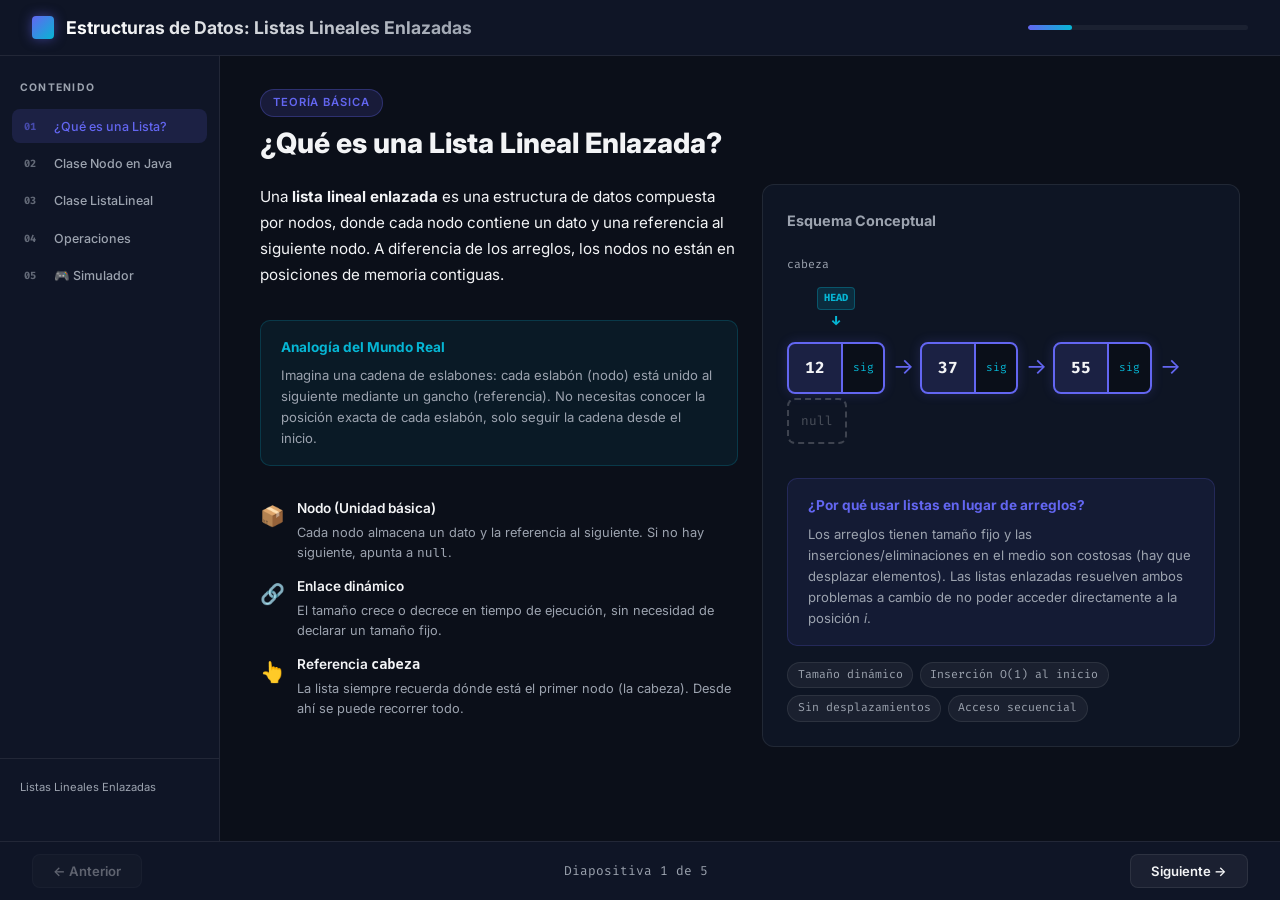
<file: listas-lineales.html>
<!DOCTYPE html>
<html lang="es">
<head>
  <meta charset="UTF-8">
  <meta name="viewport" content="width=device-width, initial-scale=1.0">
  <title>Estructuras de Datos: Listas Lineales Enlazadas</title>
  <link rel="preconnect" href="https://fonts.googleapis.com">
  <link rel="preconnect" href="https://fonts.gstatic.com" crossorigin>
  <link href="https://fonts.googleapis.com/css2?family=Fira+Code:wght@400;500;700&family=Inter:wght@300;400;500;600;700;800&display=swap" rel="stylesheet">
  <link rel="stylesheet" href="listas-lineales.css">
</head>
<body>
<div class="app-container">

  <!-- HEADER -->
  <header class="app-header">
    <div class="logo-area">
      <div class="logo-icon"></div>
      <h1>Estructuras de Datos: Listas Lineales Enlazadas</h1>
    </div>
    <div class="slide-progress-bar">
      <div class="progress-fill" id="progressBar"></div>
    </div>
  </header>

  <div class="main-layout">

    <!-- SIDEBAR -->
    <aside class="sidebar">
      <h2 class="sidebar-title">Contenido</h2>
      <nav class="nav-slides">
        <button class="nav-item active" data-slide="0">
          <span class="nav-num">01</span>
          <span class="nav-label">¿Qué es una Lista?</span>
        </button>
        <button class="nav-item" data-slide="1">
          <span class="nav-num">02</span>
          <span class="nav-label">Clase Nodo en Java</span>
        </button>
        <button class="nav-item" data-slide="2">
          <span class="nav-num">03</span>
          <span class="nav-label">Clase ListaLineal</span>
        </button>
        <button class="nav-item" data-slide="3">
          <span class="nav-num">04</span>
          <span class="nav-label">Operaciones</span>
        </button>
        <button class="nav-item" data-slide="4">
          <span class="nav-num">05</span>
          <span class="nav-label">🎮 Simulador</span>
        </button>
      </nav>
      <div class="sidebar-footer">
        <p>Listas Lineales Enlazadas</p>
      </div>
    </aside>

    <!-- SLIDES -->
    <main class="slides-container">

      <!-- SLIDE 1: QUÉ ES UNA LISTA -->
      <section class="slide-content active" id="slide-0">
        <div class="slide-header">
          <span class="badge">Teoría Básica</span>
          <h2>¿Qué es una Lista Lineal Enlazada?</h2>
        </div>
        <div class="slide-body grid-2">
          <div class="slide-col">
            <p class="lead">
              Una <strong>lista lineal enlazada</strong> es una estructura de datos compuesta por nodos,
              donde cada nodo contiene un dato y una referencia al siguiente nodo. A diferencia de los arreglos,
              los nodos no están en posiciones de memoria contiguas.
            </p>
            <div class="info-card">
              <h3>Analogía del Mundo Real</h3>
              <p>Imagina una cadena de eslabones: cada eslabón (nodo) está unido al siguiente mediante un gancho (referencia). No necesitas conocer la posición exacta de cada eslabón, solo seguir la cadena desde el inicio.</p>
            </div>
            <div class="feature-list">
              <div class="feature-item">
                <div class="feature-icon">📦</div>
                <div>
                  <h4>Nodo (Unidad básica)</h4>
                  <p>Cada nodo almacena un dato y la referencia al siguiente. Si no hay siguiente, apunta a <code>null</code>.</p>
                </div>
              </div>
              <div class="feature-item">
                <div class="feature-icon">🔗</div>
                <div>
                  <h4>Enlace dinámico</h4>
                  <p>El tamaño crece o decrece en tiempo de ejecución, sin necesidad de declarar un tamaño fijo.</p>
                </div>
              </div>
              <div class="feature-item">
                <div class="feature-icon">👆</div>
                <div>
                  <h4>Referencia <code>cabeza</code></h4>
                  <p>La lista siempre recuerda dónde está el primer nodo (la cabeza). Desde ahí se puede recorrer todo.</p>
                </div>
              </div>
            </div>
          </div>
          <div class="slide-col">
            <div class="visual-card">
              <h3>Esquema Conceptual</h3>
              <div style="margin: 1.5rem 0;">
                <div style="font-size:0.72rem; color:var(--text-muted); font-family:var(--font-mono); margin-bottom:0.75rem;">cabeza</div>
                <div style="display:flex; align-items:flex-end; gap:0.25rem; flex-wrap:wrap;">
                  <!-- Primer nodo con HEAD encima -->
                  <div class="vis-node" style="margin-right:2px;">
                    <div class="head-pointer">
                      <span>HEAD</span>
                      <span class="down-arrow">↓</span>
                    </div>
                    <div class="vis-node-box">
                      <div class="vis-node-dato">12</div>
                      <div class="vis-node-sig">sig</div>
                    </div>
                  </div>
                  <div class="vis-arrow" style="margin-bottom:10px;">→</div>
                  <!-- Nodos siguientes sin HEAD -->
                  <div class="vis-node" style="margin-right:2px;">
                    <div style="height:34px;"></div>
                    <div class="vis-node-box">
                      <div class="vis-node-dato">37</div>
                      <div class="vis-node-sig">sig</div>
                    </div>
                  </div>
                  <div class="vis-arrow" style="margin-bottom:10px;">→</div>
                  <div class="vis-node" style="margin-right:2px;">
                    <div style="height:34px;"></div>
                    <div class="vis-node-box">
                      <div class="vis-node-dato">55</div>
                      <div class="vis-node-sig">sig</div>
                    </div>
                  </div>
                  <div class="vis-arrow" style="margin-bottom:10px;">→</div>
                  <div style="margin-bottom:10px;"><div class="vis-null-box">null</div></div>
                </div>
              </div>
              <div class="highlight-box">
                <h4>¿Por qué usar listas en lugar de arreglos?</h4>
                <p>Los arreglos tienen tamaño fijo y las inserciones/eliminaciones en el medio son costosas (hay que desplazar elementos). Las listas enlazadas resuelven ambos problemas a cambio de no poder acceder directamente a la posición <em>i</em>.</p>
              </div>
              <div class="tag-list" style="margin-top:1rem;">
                <span class="tag">Tamaño dinámico</span>
                <span class="tag">Inserción O(1) al inicio</span>
                <span class="tag">Sin desplazamientos</span>
                <span class="tag">Acceso secuencial</span>
              </div>
            </div>
          </div>
        </div>
      </section>

      <!-- SLIDE 2: CLASE NODO -->
      <section class="slide-content" id="slide-1">
        <div class="slide-header">
          <span class="badge">Implementación Java</span>
          <h2>La Clase Nodo</h2>
        </div>
        <div class="slide-body grid-2">
          <div class="slide-col">
            <p class="lead">
              El <strong>Nodo</strong> es la unidad fundamental de una lista enlazada. Contiene exactamente dos atributos:
              el dato que almacena y la referencia al siguiente nodo.
            </p>
            <div class="code-block"><pre style="margin:0;font-family:inherit;font-size:inherit;"><span class="kw">class</span> <span class="type">Nodo</span> {                                  <span class="cm">// unidad básica de la lista</span>

    <span class="kw">int</span>  <span class="field">dato</span>;                               <span class="cm">// atributo 1: dato entero</span>
    <span class="type">Nodo</span> <span class="field">siguiente</span>;                          <span class="cm">// atributo 2: ref. al siguiente</span>

    <span class="type">Nodo</span>(<span class="kw">int</span> dato) {                         <span class="cm">// constructor</span>
        <span class="kw">this</span>.<span class="field">dato</span>      = dato;               <span class="cm">// guarda el dato</span>
        <span class="kw">this</span>.<span class="field">siguiente</span> = <span class="kw">null</span>;              <span class="cm">// sin siguiente aún</span>
    }
}</pre>
            </div>
            <div class="highlight-box">
              <h4>¿Por qué <code>siguiente</code> es de tipo <code>Nodo</code>?</h4>
              <p>Porque un nodo apunta a otro nodo del mismo tipo. Esta auto-referencia es lo que permite encadenar nodos uno tras otro, formando la lista.</p>
            </div>
          </div>
          <div class="slide-col">
            <div class="visual-card">
              <h3>Anatomía de un Nodo</h3>
              <div style="margin: 1.5rem 0; display:flex; justify-content:center;">
                <div style="text-align:center;">
                  <div style="font-size:0.75rem; color:var(--text-muted); font-family:var(--font-mono); margin-bottom:0.5rem;">new Nodo(42)</div>
                  <div class="vis-node-box" style="width:fit-content; margin:0 auto 0.75rem;">
                    <div class="vis-node-dato" style="min-width:80px;">
                      <div style="font-size:0.65rem; color:var(--text-muted); margin-bottom:2px;">dato</div>
                      <div style="font-size:1.4rem;">42</div>
                    </div>
                    <div class="vis-node-sig" style="padding:0.7rem 1rem; flex-direction:column; align-items:center; gap:2px;">
                      <div style="font-size:0.65rem; color:var(--text-muted);">siguiente</div>
                      <div style="font-size:0.9rem;">→ null</div>
                    </div>
                  </div>
                  <div style="font-size:0.75rem; color:var(--text-muted);">Recién creado, siguiente = null</div>
                </div>
              </div>
              <div style="border-top:1px solid var(--border-glass); padding-top:1rem; margin-top:0.5rem;">
                <div style="font-size:0.75rem; color:var(--text-muted); font-family:var(--font-mono); margin-bottom:0.5rem;">Encadenado en la lista:</div>
                <div style="display:flex; align-items:center; gap:4px; flex-wrap:wrap;">
                  <div class="vis-node-box">
                    <div class="vis-node-dato">42</div>
                    <div class="vis-node-sig">→</div>
                  </div>
                  <div class="vis-arrow">→</div>
                  <div class="vis-node-box">
                    <div class="vis-node-dato">99</div>
                    <div class="vis-node-sig">→</div>
                  </div>
                  <div class="vis-arrow">→</div>
                  <div class="vis-null-box">null</div>
                </div>
                <p style="font-size:0.75rem; color:var(--text-muted); margin-top:0.75rem;">El campo <code style="color:var(--color-secondary);">siguiente</code> del nodo 42 apunta al nodo 99. El campo <code style="color:var(--color-secondary);">siguiente</code> del nodo 99 apunta a <code>null</code> (fin de la lista).</p>
              </div>
            </div>
          </div>
        </div>
      </section>

      <!-- SLIDE 3: CLASE LISTA -->
      <section class="slide-content" id="slide-2">
        <div class="slide-header">
          <span class="badge">Implementación Java</span>
          <h2>La Clase ListaLineal</h2>
        </div>
        <div class="slide-body grid-2">
          <div class="slide-col">
            <p class="lead">
              La clase <strong>ListaLineal</strong> gestiona la colección de nodos. Su único atributo es <code>cabeza</code>,
              la referencia al primer nodo. Si <code>cabeza == null</code>, la lista está vacía.
            </p>
            <div class="code-block"><pre style="margin:0;font-family:inherit;font-size:inherit;"><span class="kw">class</span> <span class="type">ListaLineal</span> {

    <span class="type">Nodo</span> <span class="field">cabeza</span>;                                        <span class="cm">// único atributo</span>

    <span class="type">ListaLineal</span>() {
        <span class="field">cabeza</span> = <span class="kw">null</span>;                                  <span class="cm">// lista vacía</span>
    }

    <span class="kw">void</span> <span class="fn">insertarInicio</span>(<span class="kw">int</span> dato) {
        <span class="type">Nodo</span> nuevo = <span class="kw">new</span> <span class="type">Nodo</span>(dato);
        nuevo.<span class="field">siguiente</span> = <span class="field">cabeza</span>;                      <span class="cm">// nuevo apunta a la cabeza</span>
        <span class="field">cabeza</span>          = nuevo;                       <span class="cm">// nuevo es la nueva cabeza</span>
    }

    <span class="kw">void</span> <span class="fn">insertarFinal</span>(<span class="kw">int</span> dato) {
        <span class="type">Nodo</span> nuevo = <span class="kw">new</span> <span class="type">Nodo</span>(dato);
        <span class="kw">if</span> (<span class="field">cabeza</span> == <span class="kw">null</span>) { <span class="field">cabeza</span> = nuevo; <span class="kw">return</span>; }           <span class="cm">// lista vacía</span>
        <span class="type">Nodo</span> temp = <span class="field">cabeza</span>;
        <span class="kw">while</span> (temp.<span class="field">siguiente</span> != <span class="kw">null</span>)
            temp = temp.<span class="field">siguiente</span>;                     <span class="cm">// llega al último</span>
        temp.<span class="field">siguiente</span> = nuevo;                        <span class="cm">// enlaza al nuevo</span>
    }

    <span class="kw">void</span> <span class="fn">eliminarInicio</span>() {
        <span class="kw">if</span> (<span class="field">cabeza</span> != <span class="kw">null</span>)
            <span class="field">cabeza</span> = <span class="field">cabeza</span>.<span class="field">siguiente</span>;                 <span class="cm">// cabeza avanza</span>
    }

    <span class="kw">void</span> <span class="fn">eliminarFinal</span>() {
        <span class="kw">if</span> (<span class="field">cabeza</span> == <span class="kw">null</span>) <span class="kw">return</span>;                   <span class="cm">// vacía</span>
        <span class="kw">if</span> (<span class="field">cabeza</span>.<span class="field">siguiente</span> == <span class="kw">null</span>) { <span class="field">cabeza</span> = <span class="kw">null</span>; <span class="kw">return</span>; }  <span class="cm">// 1 nodo</span>
        <span class="type">Nodo</span> temp = <span class="field">cabeza</span>;
        <span class="kw">while</span> (temp.<span class="field">siguiente</span>.<span class="field">siguiente</span> != <span class="kw">null</span>)
            temp = temp.<span class="field">siguiente</span>;                     <span class="cm">// llega al penúltimo</span>
        temp.<span class="field">siguiente</span> = <span class="kw">null</span>;                        <span class="cm">// desconecta el último</span>
    }
}</pre>
            </div>
          </div>
          <div class="slide-col">
            <div class="visual-card">
              <h3>Seguimiento de cabeza</h3>
              <div style="display:flex; flex-direction:column; gap:1rem; margin-top:0.5rem;">
                <div>
                  <div style="font-size:0.72rem; color:var(--text-muted); font-family:var(--font-mono); margin-bottom:0.5rem;">// Lista vacía: cabeza = null</div>
                  <div style="display:flex; align-items:center; gap:0.5rem;">
                    <div class="head-badge" style="font-size:0.75rem; padding:0.3rem 0.75rem;">HEAD → null</div>
                  </div>
                </div>
                <div>
                  <div style="font-size:0.72rem; color:var(--text-muted); font-family:var(--font-mono); margin-bottom:0.5rem;">// Después de insertarInicio(10)</div>
                  <div style="display:flex; align-items:flex-end; gap:4px;">
                    <div class="vis-node">
                      <div class="head-pointer"><span>HEAD</span><span class="down-arrow">↓</span></div>
                      <div class="vis-node-box">
                        <div class="vis-node-dato">10</div>
                        <div class="vis-node-sig">→ null</div>
                      </div>
                    </div>
                  </div>
                </div>
                <div>
                  <div style="font-size:0.72rem; color:var(--text-muted); font-family:var(--font-mono); margin-bottom:0.5rem;">// Después de insertarInicio(20)</div>
                  <div style="display:flex; align-items:flex-end; gap:4px; flex-wrap:wrap;">
                    <div class="vis-node">
                      <div class="head-pointer"><span>HEAD</span><span class="down-arrow">↓</span></div>
                      <div class="vis-node-box">
                        <div class="vis-node-dato">20</div>
                        <div class="vis-node-sig">→</div>
                      </div>
                    </div>
                    <div class="vis-arrow" style="margin-bottom:10px;">→</div>
                    <div class="vis-node">
                      <div style="height:34px;"></div>
                      <div class="vis-node-box">
                        <div class="vis-node-dato">10</div>
                        <div class="vis-node-sig">→ null</div>
                      </div>
                    </div>
                  </div>
                </div>
              </div>
              <div class="highlight-box" style="margin-top:1rem;">
                <h4>La cabeza siempre cambia al insertar al inicio</h4>
                <p>El nuevo nodo apunta a quien era la cabeza anterior, y luego se convierte en la nueva cabeza. Solo movemos referencias, sin copiar datos.</p>
              </div>
            </div>
          </div>
        </div>
      </section>

      <!-- SLIDE 4: OPERACIONES -->
      <section class="slide-content" id="slide-3">
        <div class="slide-header">
          <span class="badge">Operaciones</span>
          <h2>Operaciones Fundamentales</h2>
        </div>
        <div class="slide-body">
          <p class="lead">Una lista lineal define cuatro operaciones principales para insertar y eliminar nodos:</p>
          <div class="op-grid" style="grid-template-columns: repeat(2,1fr); gap:1rem;">
            <div class="op-card" style="border-left:3px solid var(--color-primary);">
              <div style="display:flex; align-items:center; gap:0.5rem; margin-bottom:0.6rem;">
                <span class="op-icon c1"></span>
                <h3>insertarInicio(dato)</h3>
              </div>
              <p>Crea un nuevo nodo y lo coloca al frente. El nuevo nodo apunta a la antigua cabeza, y la cabeza pasa a ser el nuevo nodo.</p>
              <div style="margin-top:0.75rem; font-family:var(--font-mono); font-size:0.72rem; color:var(--text-muted);">Complejidad: <span style="color:#6ee7b7;">O(1)</span></div>
            </div>
            <div class="op-card" style="border-left:3px solid var(--color-secondary);">
              <div style="display:flex; align-items:center; gap:0.5rem; margin-bottom:0.6rem;">
                <span class="op-icon c2"></span>
                <h3>insertarFinal(dato)</h3>
              </div>
              <p>Recorre la lista hasta encontrar el último nodo (cuyo <code>siguiente == null</code>) y lo enlaza al nuevo nodo creado.</p>
              <div style="margin-top:0.75rem; font-family:var(--font-mono); font-size:0.72rem; color:var(--text-muted);">Complejidad: <span style="color:#fcd34d;">O(n)</span></div>
            </div>
            <div class="op-card" style="border-left:3px solid var(--color-success);">
              <div style="display:flex; align-items:center; gap:0.5rem; margin-bottom:0.6rem;">
                <span class="op-icon c3"></span>
                <h3>eliminarInicio()</h3>
              </div>
              <p>Mueve la cabeza al siguiente nodo. El nodo que era cabeza queda desenlazado y el recolector de basura de Java lo elimina.</p>
              <div style="margin-top:0.75rem; font-family:var(--font-mono); font-size:0.72rem; color:var(--text-muted);">Complejidad: <span style="color:#6ee7b7;">O(1)</span></div>
            </div>
            <div class="op-card" style="border-left:3px solid var(--color-warning);">
              <div style="display:flex; align-items:center; gap:0.5rem; margin-bottom:0.6rem;">
                <span class="op-icon c4"></span>
                <h3>eliminarFinal()</h3>
              </div>
              <p>Recorre la lista hasta el penúltimo nodo y pone su <code>siguiente = null</code>, desconectando al último nodo.</p>
              <div style="margin-top:0.75rem; font-family:var(--font-mono); font-size:0.72rem; color:var(--text-muted);">Complejidad: <span style="color:#fcd34d;">O(n)</span></div>
            </div>
          </div>
          <div class="card" style="margin-top:0.5rem;">
            <h3 style="margin-bottom:0.75rem; font-size:0.9rem;">Comparativa de complejidad</h3>
            <div style="display:grid; grid-template-columns:repeat(4,1fr); gap:0.75rem; text-align:center; font-family:var(--font-mono); font-size:0.78rem;">
              <div><div style="color:var(--text-muted); margin-bottom:0.3rem;">Operación</div><div style="color:var(--text-main);">Insertar inicio</div><div style="color:var(--text-main);">Insertar final</div><div style="color:var(--text-main);">Eliminar inicio</div><div style="color:var(--text-main);">Eliminar final</div></div>
              <div><div style="color:var(--text-muted); margin-bottom:0.3rem;">Lista</div><div style="color:#6ee7b7;">O(1)</div><div style="color:#fcd34d;">O(n)</div><div style="color:#6ee7b7;">O(1)</div><div style="color:#fcd34d;">O(n)</div></div>
              <div><div style="color:var(--text-muted); margin-bottom:0.3rem;">Arreglo</div><div style="color:#fca5a5;">O(n)</div><div style="color:#6ee7b7;">O(1)*</div><div style="color:#fca5a5;">O(n)</div><div style="color:#6ee7b7;">O(1)*</div></div>
              <div><div style="color:var(--text-muted); margin-bottom:0.3rem;">Motivo lista</div><div style="color:var(--text-muted);">Solo mueve cabeza</div><div style="color:var(--text-muted);">Recorre todo</div><div style="color:var(--text-muted);">Solo mueve cabeza</div><div style="color:var(--text-muted);">Recorre hasta penúltimo</div></div>
            </div>
            <p style="font-size:0.72rem; color:var(--text-muted); margin-top:0.75rem;">* En arreglos, insertar/eliminar al final es O(1) amortizado si hay espacio; al inicio requiere desplazar todos los elementos.</p>
          </div>
        </div>
      </section>

      <!-- SLIDE 5: SIMULADOR -->
      <section class="slide-content" id="slide-4">
        <div class="slide-header">
          <span class="badge">🎮 Simulador Interactivo</span>
          <h2>Lista Lineal en Acción</h2>
        </div>
        <div class="sim-layout">

          <!-- CONTROLES IZQUIERDA -->
          <div class="sim-controls">
            <div class="ctrl-section">
              <h3>Valor del nodo</h3>
              <div class="input-row">
                <input type="number" id="simInput" class="sim-input" placeholder="Ej: 42" />
              </div>
              <div class="btn-grid">
                <button class="btn btn-primary" id="btnInsertarInicio">⬆ Insertar inicio</button>
                <button class="btn btn-secondary" id="btnInsertarFinal">⬇ Insertar final</button>
                <button class="btn btn-danger" id="btnEliminarInicio">✕ Eliminar inicio</button>
                <button class="btn btn-warning" id="btnEliminarFinal">✕ Eliminar final</button>
              </div>
              <button class="btn btn-reset" id="btnReset">↺ Reiniciar lista</button>
            </div>

            <div class="ctrl-section">
              <h3>Estado de la lista</h3>
              <div class="status-row">
                <div class="status-label">Estado:</div>
                <div class="status-pill status-empty" id="statusPill">Vacía</div>
              </div>
              <div style="margin-top:0.5rem; font-size:0.78rem; color:var(--text-muted); font-family:var(--font-mono);">
                Nodos: <span id="nodeCount" style="color:var(--text-main);">0</span>
              </div>
            </div>

            <!-- CÓDIGO EN VIVO -->
            <div class="ctrl-section" style="flex:1; overflow-y:auto;">
              <h3>Código Java en vivo</h3>
              <div class="code-panel" style="font-size:0.72rem;">
                <span class="c-line" id="cl-nuevo"><span class="type">Nodo</span> nuevo = <span class="kw">new</span> <span class="type">Nodo</span>(dato);</span>
                <span class="c-line" id="cl-ins-ini-1">nuevo.<span class="field">siguiente</span> = cabeza;</span>
                <span class="c-line" id="cl-ins-ini-2">cabeza = nuevo;</span>
                <span class="c-line" style="color:transparent;">—</span>
                <span class="c-line" id="cl-ins-fin-check"><span class="kw">if</span> (cabeza == <span class="kw">null</span>) cabeza = nuevo;</span>
                <span class="c-line" id="cl-ins-fin-loop"><span class="type">Nodo</span> temp = cabeza;</span>
                <span class="c-line" id="cl-ins-fin-while"><span class="kw">while</span> (temp.<span class="field">siguiente</span> != <span class="kw">null</span>) temp = temp.<span class="field">siguiente</span>;</span>
                <span class="c-line" id="cl-ins-fin-link">temp.<span class="field">siguiente</span> = nuevo;</span>
                <span class="c-line" style="color:transparent;">—</span>
                <span class="c-line" id="cl-eli-ini-check"><span class="kw">if</span> (cabeza != <span class="kw">null</span>)</span>
                <span class="c-line" id="cl-eli-ini-move">  cabeza = cabeza.<span class="field">siguiente</span>;</span>
                <span class="c-line" style="color:transparent;">—</span>
                <span class="c-line" id="cl-eli-fin-check"><span class="kw">if</span> (cabeza == <span class="kw">null</span>) <span class="kw">return</span>;</span>
                <span class="c-line" id="cl-eli-fin-single"><span class="kw">if</span> (cabeza.<span class="field">siguiente</span> == <span class="kw">null</span>) { cabeza = <span class="kw">null</span>; }</span>
                <span class="c-line" id="cl-eli-fin-loop"><span class="type">Nodo</span> temp = cabeza;</span>
                <span class="c-line" id="cl-eli-fin-while"><span class="kw">while</span> (temp.<span class="field">siguiente</span>.<span class="field">siguiente</span> != <span class="kw">null</span>) ...</span>
                <span class="c-line" id="cl-eli-fin-null">temp.<span class="field">siguiente</span> = <span class="kw">null</span>;</span>
              </div>
            </div>
          </div>

          <!-- PANEL DERECHO -->
          <div class="sim-right">

            <!-- VISUALIZADOR -->
            <div class="visualizer-area" style="flex:1;">
              <div class="vis-title">Visualización de la Lista</div>
              <div class="vis-canvas" id="visCanvas">
                <div class="vis-empty" id="visEmpty">
                  <div class="empty-icon">🔗</div>
                  <div>La lista está vacía</div>
                  <div style="font-size:0.75rem; margin-top:0.25rem; font-family:var(--font-mono);">cabeza → null</div>
                </div>
                <div class="nodes-row" id="nodesRow" style="display:none;"></div>
              </div>
            </div>

            <!-- CONSOLA -->
            <div class="ctrl-section" style="flex-shrink:0;">
              <h3>Consola de operaciones</h3>
              <div class="console-area" id="simConsole"></div>
            </div>

          </div>
        </div>
      </section>

    </main>
  </div>

  <!-- FOOTER NAV -->
  <footer class="footer-nav">
    <button class="footer-btn" id="btn-prev" disabled>← Anterior</button>
    <span id="slideIndicator">Diapositiva 1 de 5</span>
    <button class="footer-btn" id="btn-next">Siguiente →</button>
  </footer>

</div>

<script src="listas-lineales.js"></script>
</body>
</html>
</file>
<file: listas-lineales.css>
:root {
      --bg-app: #0b0f19;
      --bg-sidebar: #0f1526;
      --bg-card: rgba(17, 25, 40, 0.75);
      --border-glass: rgba(255, 255, 255, 0.08);
      --text-main: #f3f4f6;
      --text-muted: #9ca3af;
      --color-primary: #6366f1;
      --color-secondary: #06b6d4;
      --color-accent: #f97316;
      --color-success: #10b981;
      --color-danger: #ef4444;
      --color-warning: #f59e0b;
      --color-node: #6366f1;
      --color-head: #06b6d4;
      --font-main: 'Inter', system-ui, sans-serif;
      --font-mono: 'Fira Code', monospace;
    }
    * { box-sizing: border-box; margin: 0; padding: 0; }
    body {
      background-color: var(--bg-app);
      color: var(--text-main);
      font-family: var(--font-main);
      min-height: 100vh;
      display: flex;
      overflow: hidden;
      line-height: 1.6;
    }
    .app-container { display: flex; flex-direction: column; width: 100vw; height: 100vh; }

    /* HEADER */
    .app-header {
      background-color: var(--bg-sidebar);
      border-bottom: 1px solid var(--border-glass);
      padding: 0.85rem 2rem;
      display: flex;
      justify-content: space-between;
      align-items: center;
      z-index: 10;
      flex-shrink: 0;
    }
    .logo-area { display: flex; align-items: center; gap: 0.75rem; }
    .logo-icon {
      width: 1.4rem; height: 1.4rem;
      background: linear-gradient(135deg, var(--color-primary), var(--color-secondary));
      border-radius: 4px;
      box-shadow: 0 0 12px rgba(99,102,241,0.5);
    }
    .logo-area h1 {
      font-size: 1.1rem; font-weight: 700;
      background: linear-gradient(to right, #fff, #9ca3af);
      -webkit-background-clip: text; -webkit-text-fill-color: transparent;
    }
    .slide-progress-bar {
      width: 220px; height: 5px;
      background-color: rgba(255,255,255,0.05);
      border-radius: 3px; overflow: hidden;
    }
    .progress-fill {
      height: 100%; width: 20%;
      background: linear-gradient(to right, var(--color-primary), var(--color-secondary));
      border-radius: 3px;
      transition: width 0.4s cubic-bezier(0.4,0,0.2,1);
    }

    /* MAIN LAYOUT */
    .main-layout { display: flex; flex: 1; overflow: hidden; }

    /* SIDEBAR */
    .sidebar {
      width: 220px; flex-shrink: 0;
      background-color: var(--bg-sidebar);
      border-right: 1px solid var(--border-glass);
      display: flex; flex-direction: column;
      padding: 1.5rem 0;
      overflow-y: auto;
    }
    .sidebar-title {
      font-size: 0.65rem; font-weight: 700; letter-spacing: 0.12em;
      text-transform: uppercase; color: var(--text-muted);
      padding: 0 1.25rem; margin-bottom: 0.75rem;
    }
    .nav-slides { display: flex; flex-direction: column; gap: 0.2rem; padding: 0 0.75rem; }
    .nav-item {
      display: flex; align-items: center; gap: 0.6rem;
      padding: 0.6rem 0.75rem; border-radius: 8px;
      background: transparent; border: none; cursor: pointer;
      color: var(--text-muted); text-align: left;
      transition: all 0.2s; font-family: var(--font-main);
    }
    .nav-item:hover { background: rgba(99,102,241,0.1); color: var(--text-main); }
    .nav-item.active { background: rgba(99,102,241,0.15); color: var(--color-primary); }
    .nav-num { font-size: 0.65rem; font-weight: 700; font-family: var(--font-mono); opacity: 0.6; width: 20px; }
    .nav-label { font-size: 0.78rem; font-weight: 500; }
    .sidebar-footer { margin-top: auto; padding: 1.25rem; border-top: 1px solid var(--border-glass); }
    .sidebar-footer p { font-size: 0.7rem; color: var(--text-muted); }

    /* SLIDES CONTAINER */
    .slides-container { flex: 1; overflow: hidden; position: relative; }
    .slide-content {
      position: absolute; inset: 0;
      overflow-y: auto; padding: 2rem 2.5rem;
      opacity: 0; pointer-events: none;
      transition: opacity 0.3s ease;
    }
    .slide-content.active { opacity: 1; pointer-events: all; }

    /* SLIDE HEADER */
    .slide-header { margin-bottom: 1.5rem; }
    .badge {
      display: inline-block; padding: 0.25rem 0.75rem;
      background: rgba(99,102,241,0.15); border: 1px solid rgba(99,102,241,0.3);
      border-radius: 20px; font-size: 0.7rem; font-weight: 600;
      color: var(--color-primary); text-transform: uppercase; letter-spacing: 0.08em;
      margin-bottom: 0.6rem;
    }
    .slide-header h2 { font-size: 1.75rem; font-weight: 800; line-height: 1.2; }

    /* GRID LAYOUTS */
    .grid-2 { display: grid; grid-template-columns: 1fr 1fr; gap: 1.5rem; }
    .grid-3 { display: grid; grid-template-columns: repeat(3, 1fr); gap: 1rem; }

    /* CARDS */
    .card {
      background: var(--bg-card);
      border: 1px solid var(--border-glass);
      border-radius: 12px; padding: 1.25rem;
    }
    .card h3 { font-size: 1rem; font-weight: 700; margin-bottom: 0.6rem; }
    .card p { font-size: 0.85rem; color: var(--text-muted); line-height: 1.6; }
    .lead { font-size: 0.95rem; color: var(--text-main); margin-bottom: 1rem; line-height: 1.7; }

    /* CODE BLOCKS */
    .code-block {
      background: rgba(0,0,0,0.4);
      border: 1px solid var(--border-glass);
      border-radius: 10px; padding: 1.25rem;
      font-family: var(--font-mono); font-size: 0.82rem;
      line-height: 1.8; overflow-x: auto;
      white-space: pre;
    }
    .code-block .kw { color: #c792ea; }
    .code-block .type { color: #82aaff; }
    .code-block .str { color: #c3e88d; }
    .code-block .num { color: #f78c6c; }
    .code-block .cm { color: #546e7a; font-style: italic; }
    .code-block .fn { color: #82aaff; }
    .code-block .field { color: #06b6d4; }
    .code-line { display: block; border-radius: 4px; padding: 0 4px; transition: background 0.3s; }
    .code-line.active-exec { background: rgba(99,102,241,0.25) !important; }

    /* INFO CARDS */
    .info-card {
      background: rgba(6,182,212,0.07);
      border: 1px solid rgba(6,182,212,0.2);
      border-radius: 10px; padding: 1rem 1.25rem; margin-bottom: 1rem;
    }
    .info-card h3 { font-size: 0.85rem; font-weight: 700; color: var(--color-secondary); margin-bottom: 0.4rem; }
    .info-card p { font-size: 0.82rem; color: var(--text-muted); }

    /* FEATURE LIST */
    .feature-list { display: flex; flex-direction: column; gap: 0.75rem; }
    .feature-item { display: flex; gap: 0.75rem; align-items: flex-start; }
    .feature-icon { font-size: 1.25rem; flex-shrink: 0; margin-top: 2px; }
    .feature-item h4 { font-size: 0.85rem; font-weight: 600; margin-bottom: 0.2rem; }
    .feature-item p { font-size: 0.8rem; color: var(--text-muted); }

    /* OP CARDS */
    .op-grid { display: grid; grid-template-columns: 1fr 1fr; gap: 0.75rem; }
    .op-card {
      background: var(--bg-card); border: 1px solid var(--border-glass);
      border-radius: 10px; padding: 1rem;
    }
    .op-card h3 { font-size: 0.85rem; font-weight: 700; margin-bottom: 0.4rem; font-family: var(--font-mono); }
    .op-card p { font-size: 0.78rem; color: var(--text-muted); }
    .op-icon {
      display: inline-block; width: 8px; height: 8px; border-radius: 50%; margin-right: 6px;
    }
    .c1 { background: var(--color-primary); }
    .c2 { background: var(--color-secondary); }
    .c3 { background: var(--color-success); }
    .c4 { background: var(--color-warning); }

    /* VISUAL CARD */
    .visual-card {
      background: var(--bg-card); border: 1px solid var(--border-glass);
      border-radius: 12px; padding: 1.5rem; height: 100%;
    }
    .visual-card h3 { font-size: 0.9rem; font-weight: 700; margin-bottom: 1rem; color: var(--text-muted); }

    /* NODE DIAGRAM (theory slide) */
    .node-schema {
      display: flex; align-items: center; gap: 0; margin: 1rem 0;
    }
    .node-box {
      display: flex; border: 2px solid var(--color-primary);
      border-radius: 8px; overflow: hidden; font-family: var(--font-mono);
    }
    .node-dato {
      padding: 0.6rem 1rem; background: rgba(99,102,241,0.15);
      font-size: 0.85rem; font-weight: 600; border-right: 2px solid var(--color-primary);
    }
    .node-sig {
      padding: 0.6rem 1rem; background: rgba(6,182,212,0.1);
      font-size: 0.75rem; color: var(--color-secondary);
    }
    .node-arrow {
      font-size: 1.5rem; color: var(--color-primary); margin: 0 0.5rem;
    }
    .node-null {
      padding: 0.5rem 0.75rem;
      border: 2px dashed rgba(255,255,255,0.2);
      border-radius: 8px; font-family: var(--font-mono);
      font-size: 0.8rem; color: var(--text-muted);
    }
    .head-label {
      display: flex; flex-direction: column; align-items: center;
      gap: 0.25rem; margin-right: 0.75rem;
    }
    .head-badge {
      background: rgba(6,182,212,0.2); border: 1px solid rgba(6,182,212,0.4);
      border-radius: 6px; padding: 0.2rem 0.5rem;
      font-size: 0.7rem; font-weight: 700; color: var(--color-secondary);
      font-family: var(--font-mono);
    }
    .head-arrow { font-size: 1.1rem; color: var(--color-secondary); }

    /* ====================== */
    /* SIMULADOR              */
    /* ====================== */
    .sim-layout {
      display: grid; grid-template-columns: 300px 1fr;
      gap: 1.25rem; height: calc(100vh - 200px);
    }
    .sim-controls {
      display: flex; flex-direction: column; gap: 0.75rem; overflow-y: auto;
    }
    .sim-right {
      display: flex; flex-direction: column; gap: 0.75rem; overflow: hidden;
    }
    .ctrl-section { background: var(--bg-card); border: 1px solid var(--border-glass); border-radius: 12px; padding: 1rem; }
    .ctrl-section h3 { font-size: 0.75rem; font-weight: 700; color: var(--text-muted); text-transform: uppercase; letter-spacing: 0.08em; margin-bottom: 0.75rem; }

    .input-row { display: flex; gap: 0.5rem; margin-bottom: 0.75rem; }
    .sim-input {
      flex: 1; background: rgba(0,0,0,0.3); border: 1px solid var(--border-glass);
      border-radius: 8px; padding: 0.55rem 0.75rem;
      color: var(--text-main); font-family: var(--font-mono); font-size: 0.9rem;
      outline: none; transition: border-color 0.2s;
    }
    .sim-input:focus { border-color: var(--color-primary); }

    .btn-grid { display: grid; grid-template-columns: 1fr 1fr; gap: 0.5rem; }
    .btn {
      padding: 0.55rem 0.75rem; border-radius: 8px; border: none;
      cursor: pointer; font-family: var(--font-main); font-size: 0.78rem; font-weight: 600;
      transition: all 0.2s; display: flex; align-items: center; justify-content: center; gap: 0.35rem;
    }
    .btn-primary { background: rgba(99,102,241,0.2); border: 1px solid rgba(99,102,241,0.4); color: #a5b4fc; }
    .btn-primary:hover { background: rgba(99,102,241,0.35); }
    .btn-secondary { background: rgba(6,182,212,0.15); border: 1px solid rgba(6,182,212,0.3); color: #67e8f9; }
    .btn-secondary:hover { background: rgba(6,182,212,0.3); }
    .btn-danger { background: rgba(239,68,68,0.15); border: 1px solid rgba(239,68,68,0.3); color: #fca5a5; }
    .btn-danger:hover { background: rgba(239,68,68,0.3); }
    .btn-warning { background: rgba(245,158,11,0.15); border: 1px solid rgba(245,158,11,0.3); color: #fcd34d; }
    .btn-warning:hover { background: rgba(245,158,11,0.3); }
    .btn-reset { background: rgba(255,255,255,0.05); border: 1px solid var(--border-glass); color: var(--text-muted); width: 100%; margin-top: 0.4rem; }
    .btn-reset:hover { background: rgba(255,255,255,0.1); color: var(--text-main); }

    /* STATUS */
    .status-row { display: flex; gap: 0.5rem; align-items: center; }
    .status-pill {
      padding: 0.2rem 0.6rem; border-radius: 20px; font-size: 0.7rem; font-weight: 700;
      font-family: var(--font-mono);
    }
    .status-ok { background: rgba(16,185,129,0.15); border: 1px solid rgba(16,185,129,0.3); color: #6ee7b7; }
    .status-empty { background: rgba(245,158,11,0.15); border: 1px solid rgba(245,158,11,0.3); color: #fcd34d; }
    .status-label { font-size: 0.75rem; color: var(--text-muted); }

    /* VISUALIZER AREA */
    .visualizer-area {
      background: var(--bg-card); border: 1px solid var(--border-glass);
      border-radius: 12px; padding: 1.25rem;
      flex: 1; overflow: hidden; display: flex; flex-direction: column;
    }
    .vis-title {
      font-size: 0.7rem; font-weight: 700; color: var(--text-muted);
      text-transform: uppercase; letter-spacing: 0.08em; margin-bottom: 1rem;
    }
    .vis-canvas {
      flex: 1; overflow-x: auto; overflow-y: hidden;
      display: flex; align-items: center; min-height: 0;
      padding: 0.5rem 0;
    }
    .nodes-row {
      display: flex; align-items: center; gap: 0;
      min-width: max-content; padding: 1rem 0.5rem;
    }

    /* NODE VISUAL */
    .vis-node {
      display: flex; flex-direction: column; align-items: center; gap: 0.4rem;
      animation: nodeEnter 0.4s cubic-bezier(0.34,1.56,0.64,1);
    }
    .vis-node.removing { animation: nodeExit 0.35s ease forwards; }
    @keyframes nodeEnter {
      from { opacity: 0; transform: translateY(-20px) scale(0.8); }
      to { opacity: 1; transform: translateY(0) scale(1); }
    }
    @keyframes nodeExit {
      from { opacity: 1; transform: scale(1); }
      to { opacity: 0; transform: scale(0.7) translateY(10px); }
    }
    .vis-node-label {
      font-size: 0.65rem; color: var(--text-muted); font-family: var(--font-mono);
    }
    .vis-node-box {
      display: flex; border: 2px solid var(--color-primary);
      border-radius: 8px; overflow: hidden; font-family: var(--font-mono);
      box-shadow: 0 0 12px rgba(99,102,241,0.2);
      transition: box-shadow 0.3s;
    }
    .vis-node-box.highlight { box-shadow: 0 0 20px rgba(99,102,241,0.6); }
    .vis-node-dato {
      padding: 0.7rem 1rem; min-width: 50px; text-align: center;
      background: rgba(99,102,241,0.15); font-size: 1rem; font-weight: 700;
      border-right: 2px solid var(--color-primary);
    }
    .vis-node-sig {
      padding: 0.7rem 0.6rem; background: rgba(0,0,0,0.3);
      font-size: 0.7rem; color: var(--color-secondary);
      display: flex; align-items: center;
    }
    .head-pointer {
      font-size: 0.65rem; font-family: var(--font-mono); font-weight: 700;
      color: var(--color-secondary); margin-bottom: 0.2rem;
      display: flex; flex-direction: column; align-items: center;
    }
    .head-pointer span:first-child {
      background: rgba(6,182,212,0.15); border: 1px solid rgba(6,182,212,0.3);
      border-radius: 4px; padding: 0.15rem 0.4rem;
    }
    .head-pointer .down-arrow { color: var(--color-secondary); font-size: 0.85rem; }

    /* ARROW BETWEEN NODES */
    .vis-arrow {
      display: flex; align-items: center; color: var(--color-primary);
      font-size: 1.4rem; margin: 0 2px; flex-shrink: 0;
    }

    /* NULL TERMINATOR */
    .vis-null {
      display: flex; align-items: center; gap: 0.4rem;
      margin-left: 4px;
    }
    .vis-null-box {
      border: 2px dashed rgba(255,255,255,0.2); border-radius: 8px;
      padding: 0.7rem 0.75rem; font-family: var(--font-mono);
      font-size: 0.8rem; color: rgba(255,255,255,0.25);
    }

    /* EMPTY STATE */
    .vis-empty {
      width: 100%; text-align: center; color: var(--text-muted);
      font-size: 0.85rem; padding: 2rem;
    }
    .vis-empty .empty-icon { font-size: 2rem; margin-bottom: 0.5rem; }

    /* CODE PANEL */
    .code-panel {
      background: rgba(0,0,0,0.35); border: 1px solid var(--border-glass);
      border-radius: 12px; padding: 1rem 1.25rem;
      font-family: var(--font-mono); font-size: 0.78rem; line-height: 1.9;
      flex-shrink: 0;
    }
    .code-panel .kw { color: #c792ea; }
    .code-panel .type { color: #82aaff; }
    .code-panel .fn { color: #82aaff; }
    .code-panel .field { color: #06b6d4; }
    .code-panel .num { color: #f78c6c; }
    .code-panel .cm { color: #546e7a; font-style: italic; }
    .c-line { display: block; border-radius: 3px; padding: 0 4px; transition: background 0.25s; }
    .c-line.exec { background: rgba(99,102,241,0.22); }

    /* CONSOLE */
    .console-area {
      background: rgba(0,0,0,0.4); border: 1px solid var(--border-glass);
      border-radius: 10px; padding: 0.75rem 1rem;
      font-family: var(--font-mono); font-size: 0.75rem;
      height: 120px; overflow-y: auto; flex-shrink: 0;
    }
    .log-line { padding: 1px 0; }
    .text-success { color: #6ee7b7; }
    .text-danger { color: #fca5a5; }
    .text-warning { color: #fcd34d; }
    .text-muted-log { color: #6b7280; }
    .text-info { color: #93c5fd; }

    /* FOOTER NAV */
    .footer-nav {
      background: var(--bg-sidebar); border-top: 1px solid var(--border-glass);
      padding: 0.75rem 2rem; display: flex; align-items: center;
      justify-content: space-between; flex-shrink: 0;
    }
    .footer-btn {
      padding: 0.5rem 1.25rem; border-radius: 8px; border: 1px solid var(--border-glass);
      background: rgba(255,255,255,0.05); color: var(--text-main);
      cursor: pointer; font-family: var(--font-main); font-size: 0.82rem; font-weight: 600;
      transition: all 0.2s;
    }
    .footer-btn:hover:not(:disabled) { background: rgba(99,102,241,0.2); border-color: rgba(99,102,241,0.4); }
    .footer-btn:disabled { opacity: 0.35; cursor: not-allowed; }
    #slideIndicator { font-size: 0.8rem; color: var(--text-muted); font-family: var(--font-mono); }

    /* SLIDE-SPECIFIC */
    .highlight-box {
      background: rgba(99,102,241,0.08); border: 1px solid rgba(99,102,241,0.2);
      border-radius: 10px; padding: 1rem 1.25rem; margin-top: 1rem;
    }
    .highlight-box h4 { font-size: 0.85rem; font-weight: 700; color: var(--color-primary); margin-bottom: 0.4rem; }
    .highlight-box p { font-size: 0.82rem; color: var(--text-muted); }
    .tag-list { display: flex; flex-wrap: wrap; gap: 0.4rem; margin-top: 0.5rem; }
    .tag {
      padding: 0.2rem 0.6rem; background: rgba(255,255,255,0.05);
      border: 1px solid var(--border-glass); border-radius: 20px;
      font-size: 0.72rem; font-family: var(--font-mono); color: var(--text-muted);
    }
    .slide-body { display: flex; flex-direction: column; gap: 1.25rem; }
    .slide-body.grid-2 { display: grid; grid-template-columns: 1fr 1fr; gap: 1.5rem; }
    .slide-col { display: flex; flex-direction: column; gap: 1rem; }
</file>
